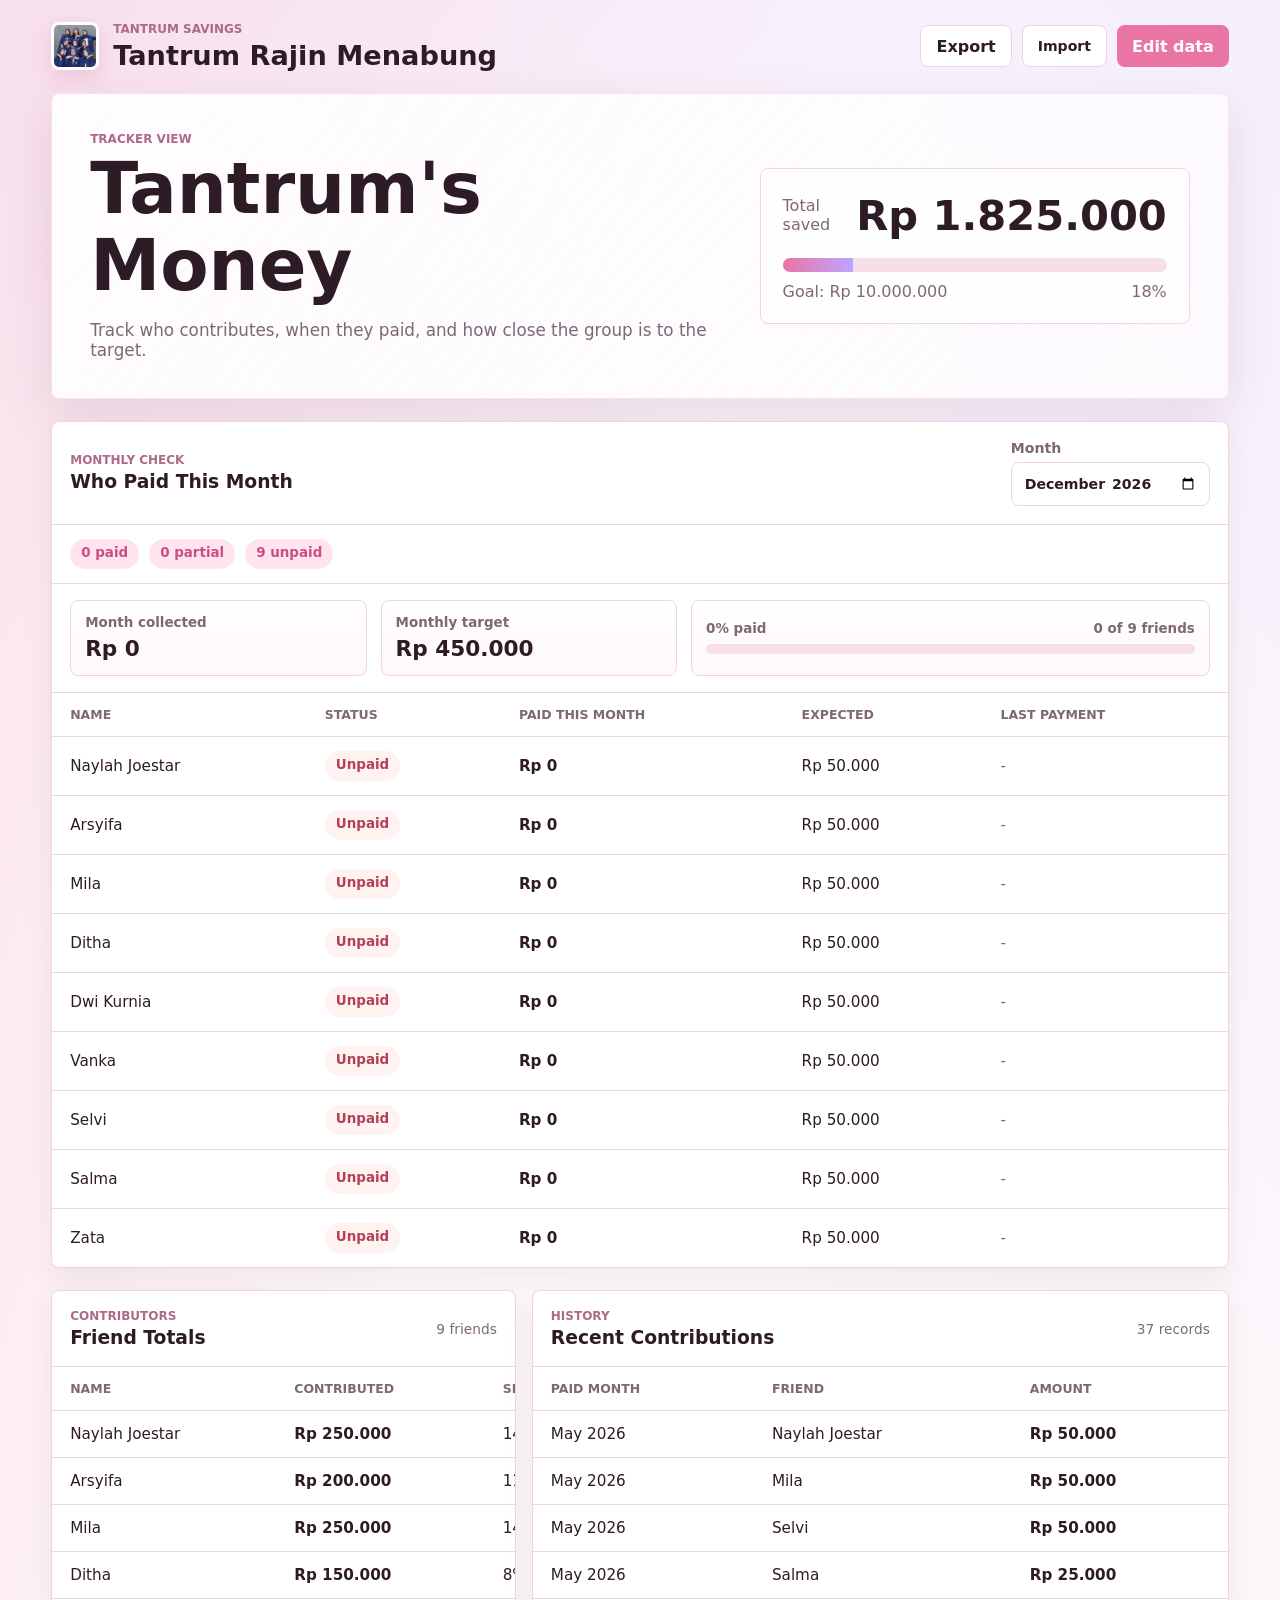
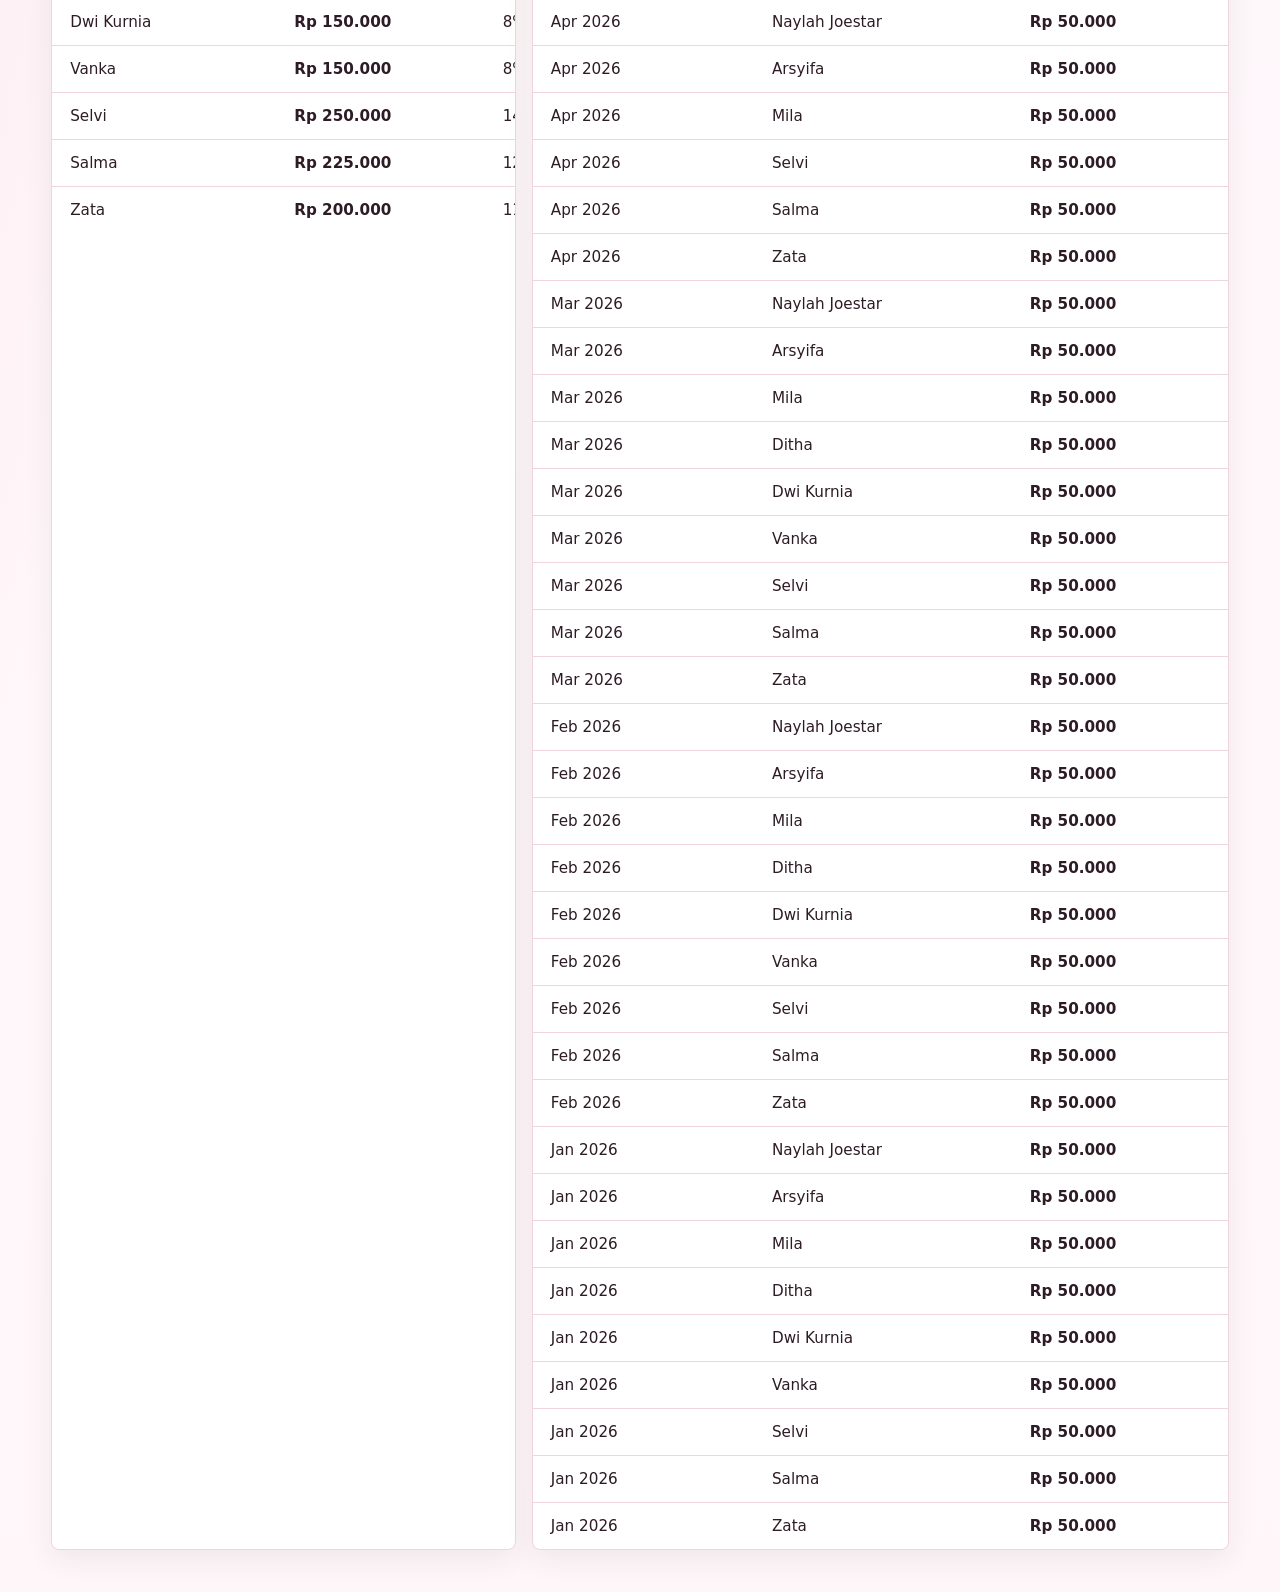
<file: index.html>
<!doctype html>
<html lang="en">
  <head>
    <meta charset="utf-8" />
    <meta name="viewport" content="width=device-width, initial-scale=1" />
    <title>Tantrum Rajin Menabung</title>
    <link rel="stylesheet" href="styles.css?v=12" />
  </head>
  <body>
    <header class="topbar">
      <div class="brand">
        <img class="brand-mark" src="logo.jpg?v=6" alt="Tantrum group profile" />
        <div>
          <p class="eyebrow">Tantrum savings</p>
          <h1>Tantrum Rajin Menabung</h1>
        </div>
      </div>
      <div class="top-actions">
        <button class="secondary" id="exportBtn" type="button">Export</button>
        <label class="secondary file-label">
          Import
          <input id="importInput" type="file" accept="application/json" />
        </label>
        <button class="primary" id="editToggleBtn" type="button">Edit data</button>
      </div>
    </header>

    <main class="page-shell">
      <section class="summary-band" aria-label="Savings summary">
        <div class="summary-copy">
          <p class="eyebrow" id="modeLabel">Tracker view</p>
          <h2 id="groupTitle">Tantrum's Money</h2>
          <p id="groupSubtitle">Track who contributes, when they paid, and how close the group is to the target.</p>
        </div>
        <div class="progress-panel">
          <div class="progress-topline">
            <span>Total saved</span>
            <strong id="totalSaved">$0.00</strong>
          </div>
          <div class="progress-track" aria-hidden="true">
            <span id="progressFill"></span>
          </div>
          <div class="progress-meta">
            <span id="goalText">Goal: Rp 0</span>
            <span id="progressPercent">0%</span>
          </div>
        </div>
      </section>

      <section class="controls-grid" aria-label="Ledger controls">
        <form class="panel" id="settingsForm">
          <div class="panel-heading">
            <h3>Group Details</h3>
            <span>Saved in this browser</span>
          </div>
          <label>
            Group name
            <input id="nameInput" type="text" maxlength="60" required />
          </label>
          <label>
            Target amount
            <input id="goalInput" type="number" min="0" step="0.01" required />
          </label>
          <label>
            Monthly amount per friend
            <input id="monthlyDueInput" type="number" min="0" step="0.01" placeholder="0" />
          </label>
          <label>
            Currency
            <select id="currencyInput">
              <option value="IDR">IDR</option>
              <option value="USD">USD</option>
              <option value="MYR">MYR</option>
              <option value="SGD">SGD</option>
              <option value="PHP">PHP</option>
              <option value="EUR">EUR</option>
              <option value="GBP">GBP</option>
            </select>
          </label>
          <button class="primary wide" type="submit">Save details</button>
        </form>

        <form class="panel" id="memberForm">
          <div class="panel-heading">
            <h3>Add Friend</h3>
            <span>Contributors list</span>
          </div>
          <label>
            Friend name
            <input id="memberNameInput" type="text" maxlength="50" placeholder="e.g. Maya" required />
          </label>
          <button class="primary wide" type="submit">Add friend</button>
          <p class="hint">Friends appear in the contribution form and totals table.</p>
        </form>

        <form class="panel" id="contributionForm">
          <div class="panel-heading">
            <h3>Fill Contribution</h3>
            <span>Friends can update this</span>
          </div>
          <label>
            Friend
            <select id="contributorInput" required></select>
          </label>
          <label>
            Amount
            <input id="amountInput" type="number" min="0.01" step="0.01" placeholder="100000" required />
          </label>
          <label>
            Payment year
            <input id="paymentYearInput" type="number" min="2020" max="2100" step="1" required />
          </label>
          <fieldset class="month-select">
            <legend>Months paid</legend>
            <div class="month-options" id="paymentMonthsGroup"></div>
          </fieldset>
          <button class="primary wide" type="submit">Save contribution</button>
        </form>
      </section>

      <section class="table-panel monthly-panel" aria-label="Monthly payment check">
        <div class="section-heading">
          <div>
            <p class="eyebrow">Monthly check</p>
            <h3>Who Paid This Month</h3>
          </div>
          <label class="month-picker">
            Month
            <input id="monthlyMonthInput" type="month" />
          </label>
        </div>
        <div class="monthly-summary" id="monthlySummary">
          <span>0 paid</span>
          <span>0 unpaid</span>
        </div>
        <div class="monthly-preview">
          <div>
            <span>Month collected</span>
            <strong id="monthlyCollected">Rp 0</strong>
          </div>
          <div>
            <span>Monthly target</span>
            <strong id="monthlyTarget">Rp 0</strong>
          </div>
          <div class="monthly-progress-card">
            <div class="progress-meta">
              <span id="monthlyProgressText">0% paid</span>
              <span id="monthlyPeopleText">0 of 0 friends</span>
            </div>
            <div class="progress-track slim" aria-hidden="true">
              <span id="monthlyProgressFill"></span>
            </div>
          </div>
        </div>
        <div class="table-wrap">
          <table>
            <thead>
              <tr>
                <th>Name</th>
                <th>Status</th>
                <th>Paid this month</th>
                <th>Expected</th>
                <th>Last payment</th>
              </tr>
            </thead>
            <tbody id="monthlyBody"></tbody>
          </table>
        </div>
      </section>

      <section class="data-grid">
        <div class="table-panel">
          <div class="section-heading">
            <div>
              <p class="eyebrow">Contributors</p>
              <h3>Friend Totals</h3>
            </div>
            <span id="memberCount">0 friends</span>
          </div>
          <div class="table-wrap">
            <table>
              <thead>
                <tr>
                  <th>Name</th>
                  <th>Contributed</th>
                  <th>Share</th>
                  <th class="edit-column">Action</th>
                </tr>
              </thead>
              <tbody id="membersBody"></tbody>
            </table>
          </div>
        </div>

        <div class="table-panel">
          <div class="section-heading">
            <div>
              <p class="eyebrow">History</p>
              <h3>Recent Contributions</h3>
            </div>
            <span id="entryCount">0 records</span>
          </div>
          <div class="table-wrap">
            <table>
              <thead>
                <tr>
                  <th>Paid month</th>
                  <th>Friend</th>
                  <th>Amount</th>
                  <th class="edit-column">Action</th>
                </tr>
              </thead>
              <tbody id="entriesBody"></tbody>
            </table>
          </div>
        </div>
      </section>
    </main>

    <div class="toast" id="toast" role="status" aria-live="polite"></div>
    <script src="script.js?v=12"></script>
  </body>
</html>
</file>
<file: styles.css>
:root {
  color-scheme: light;
  --ink: #2d1b25;
  --muted: #7d6874;
  --line: #f0d4df;
  --panel: #ffffff;
  --paper: #fff6fa;
  --accent: #e875a4;
  --accent-strong: #c94f83;
  --accent-soft: #ffe4ef;
  --gold: #ad6a8a;
  --red: #b34057;
  --lavender: #eee7ff;
  --shadow: 0 18px 50px rgba(117, 49, 80, 0.13);
}

* {
  box-sizing: border-box;
}

body {
  margin: 0;
  min-height: 100vh;
  background:
    linear-gradient(110deg, rgba(232, 117, 164, 0.18), transparent 36%),
    linear-gradient(220deg, rgba(238, 231, 255, 0.58), transparent 42%),
    linear-gradient(180deg, #fffafb 0%, var(--paper) 100%);
  color: var(--ink);
  font-family:
    Inter, ui-sans-serif, system-ui, -apple-system, BlinkMacSystemFont, "Segoe UI",
    sans-serif;
}

button,
input,
select {
  font: inherit;
}

button,
.file-label {
  border: 0;
  border-radius: 8px;
  cursor: pointer;
  min-height: 42px;
  padding: 0 15px;
  transition:
    transform 160ms ease,
    box-shadow 160ms ease,
    background 160ms ease;
}

button:hover,
.file-label:hover {
  transform: translateY(-1px);
}

button:disabled {
  cursor: not-allowed;
  opacity: 0.5;
  transform: none;
}

.topbar {
  align-items: center;
  display: flex;
  gap: 24px;
  justify-content: space-between;
  padding: 22px clamp(18px, 4vw, 56px);
}

.brand {
  align-items: center;
  display: flex;
  gap: 14px;
  min-width: 0;
}

.brand-mark {
  border: 3px solid #fff;
  border-radius: 8px;
  box-shadow: 0 8px 22px rgba(201, 79, 131, 0.18);
  display: block;
  flex: 0 0 48px;
  height: 48px;
  object-fit: cover;
  width: 48px;
}

.brand h1,
.summary-copy h2,
.section-heading h3,
.panel h3 {
  line-height: 1.1;
  margin: 0;
}

.brand h1 {
  font-size: 1.7rem;
}

.eyebrow {
  color: var(--gold);
  font-size: 0.75rem;
  font-weight: 800;
  letter-spacing: 0;
  margin: 0 0 5px;
  text-transform: uppercase;
}

.top-actions {
  display: flex;
  flex-wrap: wrap;
  gap: 10px;
  justify-content: flex-end;
}

.primary {
  background: var(--accent);
  color: #fff;
  font-weight: 800;
}

.primary:hover {
  background: var(--accent-strong);
  box-shadow: 0 10px 24px rgba(201, 79, 131, 0.24);
}

.secondary {
  align-items: center;
  background: #fff;
  border: 1px solid var(--line);
  color: var(--ink);
  display: inline-flex;
  font-weight: 750;
  justify-content: center;
}

.file-label input {
  display: none;
}

.page-shell {
  display: grid;
  gap: 22px;
  padding: 0 clamp(18px, 4vw, 56px) 42px;
}

.summary-band {
  align-items: stretch;
  background:
    linear-gradient(125deg, rgba(255, 255, 255, 0.9), rgba(255, 255, 255, 0.64)),
    repeating-linear-gradient(135deg, rgba(232, 117, 164, 0.08) 0 2px, transparent 2px 18px);
  border: 1px solid rgba(232, 117, 164, 0.18);
  border-radius: 8px;
  box-shadow: var(--shadow);
  display: grid;
  gap: 24px;
  grid-template-columns: 1.2fr 0.8fr;
  overflow: hidden;
  padding: clamp(22px, 4vw, 38px);
}

.summary-copy h2 {
  font-size: 4.4rem;
  max-width: 900px;
}

.summary-copy p:last-child {
  color: var(--muted);
  font-size: 1.05rem;
  margin: 14px 0 0;
  max-width: 680px;
}

.progress-panel {
  align-self: center;
  background: rgba(255, 255, 255, 0.86);
  border: 1px solid var(--line);
  border-radius: 8px;
  padding: 22px;
}

.progress-topline,
.progress-meta,
.section-heading,
.panel-heading {
  align-items: center;
  display: flex;
  justify-content: space-between;
}

.progress-topline span,
.progress-meta,
.panel-heading span,
.section-heading span,
.hint {
  color: var(--muted);
}

.progress-topline strong {
  font-size: 2.6rem;
}

.progress-track {
  background: #f7dfe9;
  border-radius: 999px;
  height: 14px;
  margin: 18px 0 10px;
  overflow: hidden;
}

.progress-track span {
  background: linear-gradient(90deg, var(--accent), #bda5ff);
  display: block;
  height: 100%;
  width: 0%;
}

.progress-track.slim {
  height: 10px;
  margin: 8px 0 0;
}

.controls-grid {
  display: grid;
  gap: 16px;
  grid-template-columns: repeat(3, minmax(0, 1fr));
}

.panel,
.table-panel {
  background: var(--panel);
  border: 1px solid var(--line);
  border-radius: 8px;
  box-shadow: 0 10px 28px rgba(24, 38, 31, 0.07);
}

.panel {
  display: grid;
  gap: 14px;
  padding: 18px;
}

.panel-heading {
  gap: 12px;
}

.panel-heading span,
.section-heading span {
  font-size: 0.86rem;
  white-space: nowrap;
}

label {
  color: var(--muted);
  display: grid;
  font-size: 0.88rem;
  font-weight: 750;
  gap: 7px;
}

input,
select {
  background: #fff;
  border: 1px solid var(--line);
  border-radius: 8px;
  color: var(--ink);
  min-height: 44px;
  padding: 0 12px;
  width: 100%;
}

fieldset {
  border: 0;
  margin: 0;
  padding: 0;
}

legend {
  color: var(--muted);
  font-size: 0.88rem;
  font-weight: 750;
  margin: 0 0 8px;
}

.month-options {
  display: grid;
  gap: 8px;
  grid-template-columns: repeat(4, minmax(0, 1fr));
}

.month-chip {
  display: block;
}

.month-chip input {
  position: absolute;
  opacity: 0;
  pointer-events: none;
}

.month-chip span {
  align-items: center;
  background: #fff;
  border: 1px solid var(--line);
  border-radius: 8px;
  color: var(--ink);
  display: flex;
  font-weight: 850;
  justify-content: center;
  min-height: 40px;
}

.month-chip input:checked + span {
  background: var(--accent-soft);
  border-color: var(--accent);
  color: var(--accent-strong);
  box-shadow: 0 0 0 3px rgba(232, 117, 164, 0.13);
}

input:focus,
select:focus {
  border-color: var(--accent);
  box-shadow: 0 0 0 3px rgba(232, 117, 164, 0.18);
  outline: 0;
}

.wide {
  width: 100%;
}

.hint {
  font-size: 0.88rem;
  margin: 0;
}

.data-grid {
  display: grid;
  gap: 16px;
  grid-template-columns: 0.8fr 1.2fr;
}

.monthly-panel table {
  min-width: 720px;
}

.month-picker {
  align-items: center;
  display: grid;
  gap: 6px;
  min-width: 190px;
}

.monthly-summary {
  border-bottom: 1px solid var(--line);
  display: flex;
  flex-wrap: wrap;
  gap: 10px;
  padding: 14px 18px;
}

.monthly-summary span,
.status-pill {
  border-radius: 999px;
  display: inline-flex;
  font-size: 0.84rem;
  font-weight: 850;
  min-height: 30px;
  padding: 6px 11px;
}

.monthly-summary span {
  background: var(--accent-soft);
  color: var(--accent-strong);
}

.monthly-preview {
  border-bottom: 1px solid var(--line);
  display: grid;
  gap: 14px;
  grid-template-columns: 0.8fr 0.8fr 1.4fr;
  padding: 16px 18px;
}

.monthly-preview > div {
  background: linear-gradient(180deg, #fff, #fff7fb);
  border: 1px solid var(--line);
  border-radius: 8px;
  padding: 14px;
}

.monthly-preview span {
  color: var(--muted);
  display: block;
  font-size: 0.84rem;
  font-weight: 750;
}

.monthly-preview strong {
  display: block;
  font-size: 1.35rem;
  margin-top: 6px;
}

.monthly-progress-card {
  align-content: center;
  display: grid;
}

.status-pill.paid {
  background: var(--accent-soft);
  color: var(--accent-strong);
}

.status-pill.partial {
  background: var(--lavender);
  color: #6552a3;
}

.status-pill.unpaid {
  background: #fff3f1;
  color: var(--red);
}

.table-panel {
  min-width: 0;
  overflow: hidden;
}

.section-heading {
  border-bottom: 1px solid var(--line);
  gap: 14px;
  padding: 18px;
}

.table-wrap {
  overflow-x: auto;
}

table {
  border-collapse: collapse;
  min-width: 560px;
  width: 100%;
}

th,
td {
  border-bottom: 1px solid var(--line);
  padding: 14px 18px;
  text-align: left;
  vertical-align: middle;
}

th {
  color: var(--muted);
  font-size: 0.78rem;
  text-transform: uppercase;
}

td {
  font-size: 0.95rem;
}

tbody tr:last-child td {
  border-bottom: 0;
}

.amount {
  font-weight: 850;
}

.muted {
  color: var(--muted);
}

.delete-btn {
  background: #fff0f5;
  color: var(--red);
  font-weight: 800;
  min-height: 34px;
  padding: 0 10px;
}

.mini-btn {
  font-size: 0.84rem;
  font-weight: 800;
  min-height: 34px;
  padding: 0 10px;
}

.empty-row {
  color: var(--muted);
  text-align: center;
}

.toast {
  background: var(--ink);
  border-radius: 8px;
  bottom: 20px;
  color: #fff;
  font-weight: 750;
  left: 50%;
  max-width: min(92vw, 560px);
  opacity: 0;
  padding: 12px 16px;
  pointer-events: none;
  position: fixed;
  transform: translate(-50%, 12px);
  transition:
    opacity 180ms ease,
    transform 180ms ease;
}

.toast.show {
  opacity: 1;
  transform: translate(-50%, 0);
}

body:not(.editing) .controls-grid,
body:not(.editing) .edit-column {
  display: none;
}

body:not(.editing) .top-actions {
  justify-content: flex-end;
}

@media (max-width: 960px) {
  .topbar,
  .summary-band,
  .data-grid {
    grid-template-columns: 1fr;
  }

  .topbar {
    align-items: flex-start;
    display: grid;
  }

  .top-actions {
    justify-content: flex-start;
  }

  .controls-grid {
    grid-template-columns: 1fr;
  }

  .monthly-preview {
    grid-template-columns: 1fr;
  }

  .summary-copy h2 {
    font-size: 3rem;
  }
}

@media (max-width: 560px) {
  .top-actions {
    display: grid;
    grid-template-columns: 1fr 1fr;
    width: 100%;
  }

  .top-actions > * {
    width: 100%;
  }

  .brand {
    align-items: flex-start;
  }

  .summary-band {
    padding: 20px;
  }

  .brand h1 {
    font-size: 1.35rem;
  }

  .summary-copy h2 {
    font-size: 2.2rem;
  }

  .month-options {
    grid-template-columns: repeat(3, minmax(0, 1fr));
  }

  .progress-topline strong {
    font-size: 2rem;
  }

  .section-heading,
  .panel-heading,
  .progress-topline,
  .progress-meta {
    align-items: flex-start;
    flex-direction: column;
  }
}
</file>
